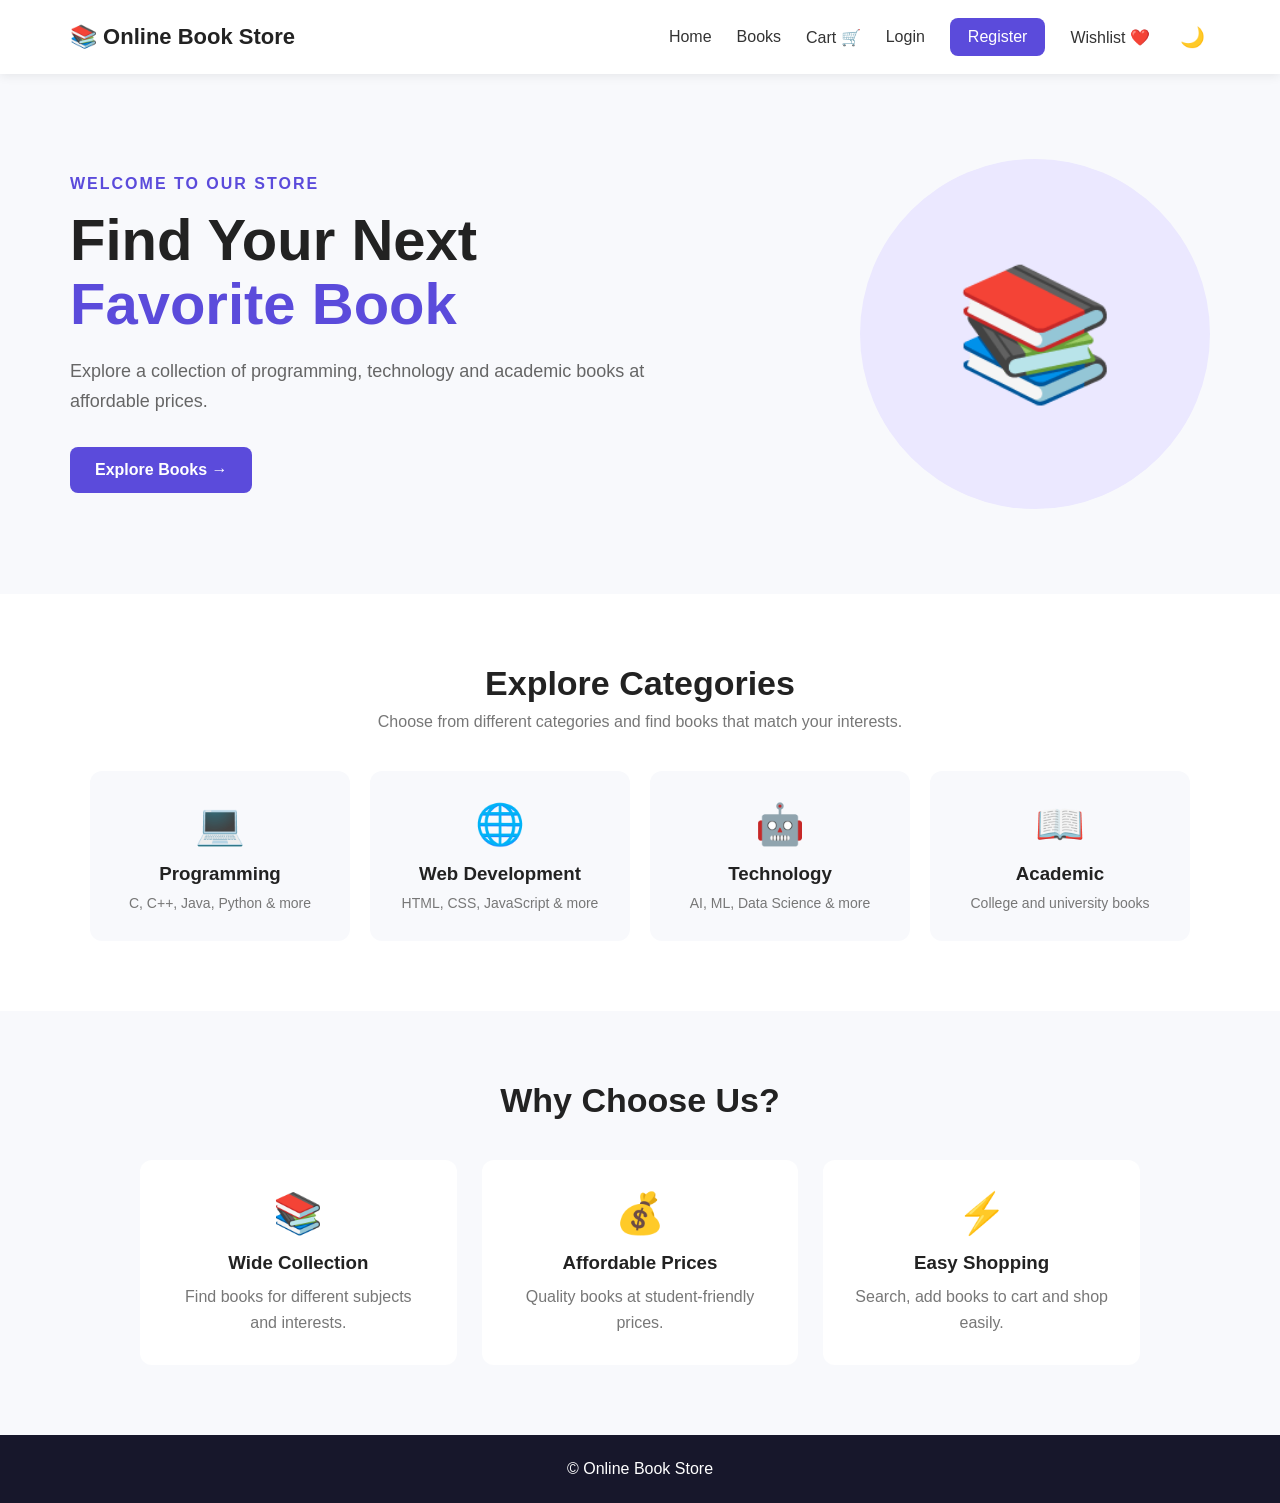
<file: index.html>
<!DOCTYPE html>
<html lang="en">
<head>
    <meta charset="UTF-8">
    <meta name="viewport" content="width=device-width, initial-scale=1.0">
    <title>Online Book Store</title>

    <link rel="stylesheet" href="css/style.css">
</head>

<body>

    <!-- Navigation Bar -->
    <header>
        <nav class="navbar">
            <div class="logo">📚 Online Book Store</div>

            <div class="nav-links">
                <a href="index.html">Home</a>
                <a href="catalogue.html">Books</a>
                <a href="cart.html">Cart 🛒</a>
                <a href="login.html">Login</a>
                <a href="register.html" class="register-btn">Register</a>
                <a href="wishlist.html">Wishlist ❤️</a> 
                <button class="theme-btn" onclick="toggleDarkMode()" title="Toggle dark mode">
    🌙
</button>           
            </div>
        </nav>
    </header>


    <!-- Hero Section -->
    <section class="hero">

        <div class="hero-content">
            <p class="small-title">WELCOME TO OUR STORE</p>

            <h1>
                Find Your Next<br>
                <span>Favorite Book</span>
            </h1>

            <p>
                Explore a collection of programming, technology
                and academic books at affordable prices.
            </p>

            <a href="catalogue.html" class="shop-btn">
                Explore Books →
            </a>
        </div>

        <div class="hero-image">
            <div class="book-icon">📚</div>
        </div>

    </section>


    <!-- Categories -->
    <section class="categories">

        <h2>Explore Categories</h2>

        <p class="section-text">
            Choose from different categories and find books
            that match your interests.
        </p>

        <div class="category-container">

            <div class="category-card">
                <div class="category-icon">💻</div>
                <h3>Programming</h3>
                <p>C, C++, Java, Python & more</p>
            </div>

            <div class="category-card">
                <div class="category-icon">🌐</div>
                <h3>Web Development</h3>
                <p>HTML, CSS, JavaScript & more</p>
            </div>

            <div class="category-card">
                <div class="category-icon">🤖</div>
                <h3>Technology</h3>
                <p>AI, ML, Data Science & more</p>
            </div>

            <div class="category-card">
                <div class="category-icon">📖</div>
                <h3>Academic</h3>
                <p>College and university books</p>
            </div>

        </div>

    </section>


    <!-- Why Choose Us -->
    <section class="features">

        <h2>Why Choose Us?</h2>

        <div class="feature-container">

            <div class="feature">
                <span>📚</span>
                <h3>Wide Collection</h3>
                <p>Find books for different subjects and interests.</p>
            </div>

            <div class="feature">
                <span>💰</span>
                <h3>Affordable Prices</h3>
                <p>Quality books at student-friendly prices.</p>
            </div>

            <div class="feature">
                <span>⚡</span>
                <h3>Easy Shopping</h3>
                <p>Search, add books to cart and shop easily.</p>
            </div>

        </div>

    </section>


    <!-- Footer -->
    <footer>
        <p>© Online Book Store</p>
    </footer>


    <script src="js/script.js"></script>

</body>
</html>
</file>
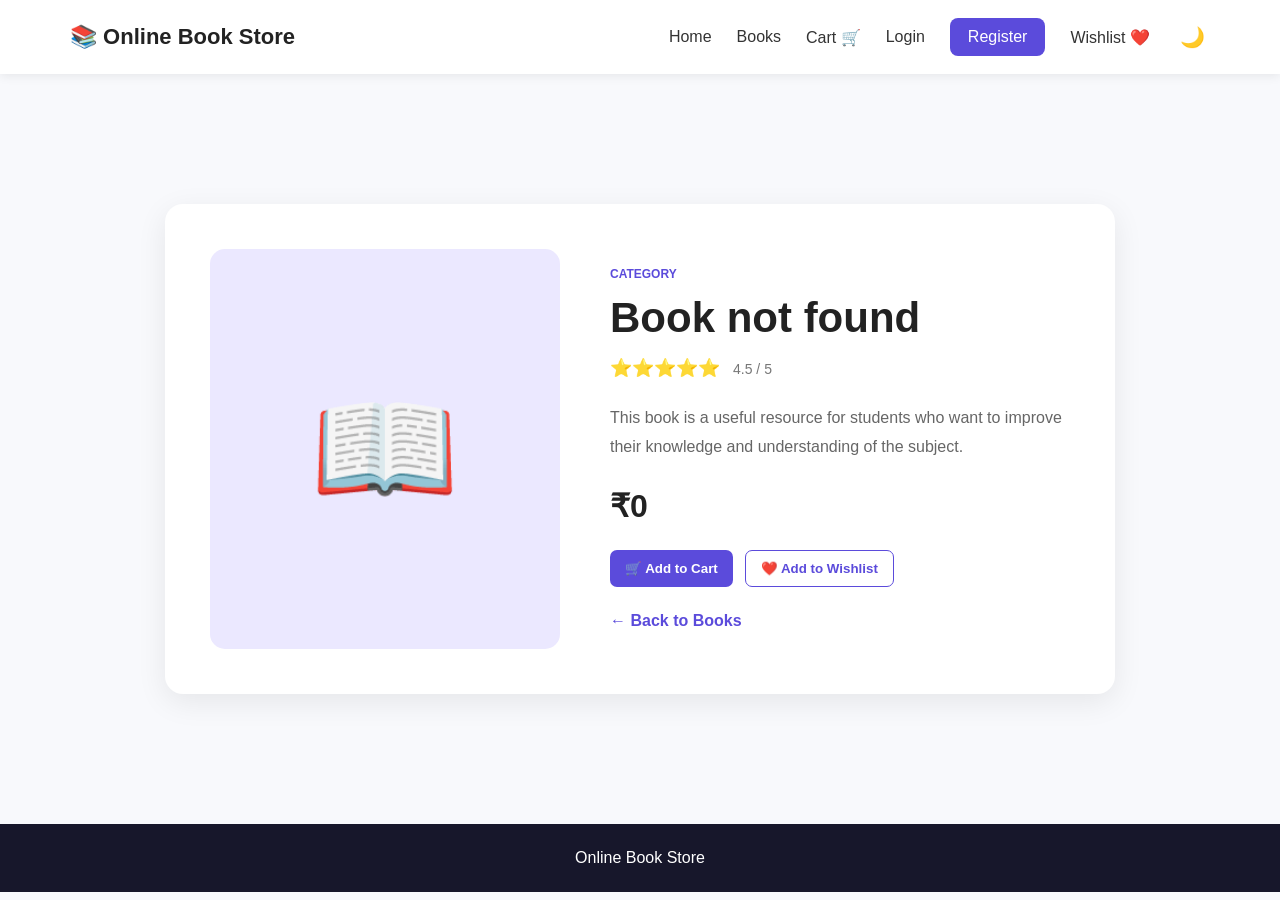
<file: book-details.html>
<!DOCTYPE html>
<html lang="en">

<head>
    <meta charset="UTF-8">
    <meta name="viewport" content="width=device-width, initial-scale=1.0">

    <title>Book Details - Online Book Store</title>

    <link rel="stylesheet" href="css/style.css">
</head>

<body>

    <!-- Navbar -->

    <header>

        <nav class="navbar">

            <div class="logo">
                📚 Online Book Store
            </div>

            <div class="nav-links">

                <a href="index.html">Home</a>

                <a href="catalogue.html">Books</a>

                <a href="cart.html">Cart 🛒</a>

                <a href="login.html">Login</a>

                <a href="register.html" class="register-btn">
                    Register
                </a>
                
                <a href="wishlist.html">Wishlist ❤️</a>
                <button class="theme-btn" onclick="toggleDarkMode()" title="Toggle dark mode">
    🌙
</button>
            </div>

        </nav>

    </header>


    <!-- Book Details -->

    <main class="details-page">

        <div class="details-card">

            <!-- Book Cover -->

            <div class="details-cover" id="detailsCover">
                📖
            </div>


            <!-- Information -->

            <div class="details-info">

                <span class="book-category" id="detailsCategory">
                    Category
                </span>

                <h1 id="detailsName">
                    Book Name
                </h1>

                <div class="details-rating">
                    ⭐⭐⭐⭐⭐
                    <span>4.5 / 5</span>
                </div>

                <p class="details-description">

                    This book is a useful resource for students
                    who want to improve their knowledge and
                    understanding of the subject.

                </p>


                <div class="details-price" id="detailsPrice">
                    ₹0
                </div>


                <div class="details-actions">

                    <button
                        class="cart-btn"
                        id="detailsCartButton"
                    >
                        🛒 Add to Cart
                    </button>

                    <button
                        class="wishlist-btn"
                        id="detailsWishlistButton"
                    >
                        ❤️ Add to Wishlist
                    </button>

                </div>


                <a
                    href="catalogue.html"
                    class="back-link"
                >
                    ← Back to Books
                </a>

            </div>

        </div>

    </main>


    <footer>
        <p>Online Book Store</p>
    </footer>


    <script src="js/script.js"></script>

</body>

</html>
</file>
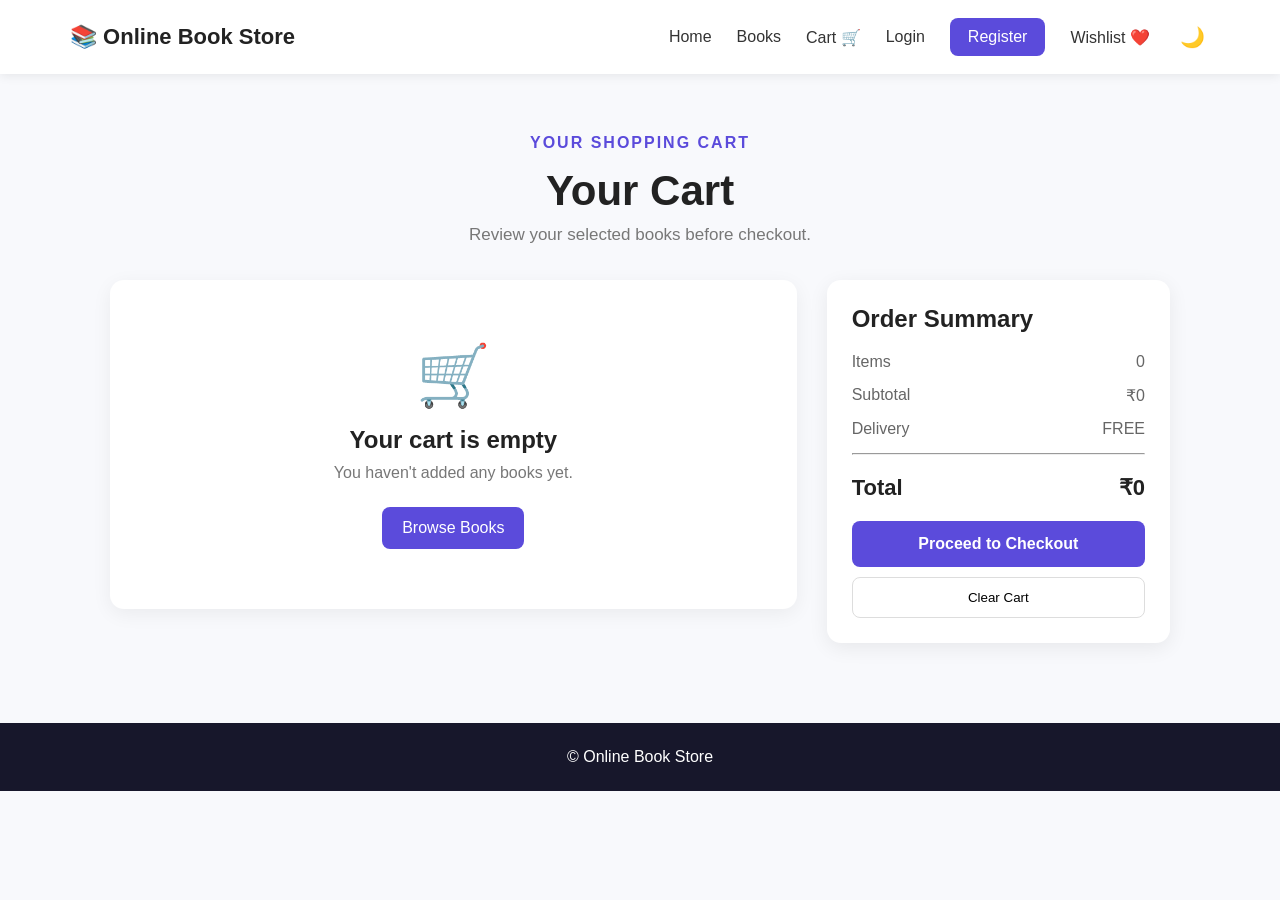
<file: cart.html>
<!DOCTYPE html>
<html lang="en">
<head>
    <meta charset="UTF-8">
    <meta name="viewport" content="width=device-width, initial-scale=1.0">
    <title>Cart - Online Book Store</title>

    <link rel="stylesheet" href="css/style.css">
</head>

<body>

    <!-- Navbar -->
    <header>
        <nav class="navbar">

            <div class="logo">
                📚 Online Book Store
            </div>

            <div class="nav-links">
                <a href="index.html">Home</a>
                <a href="catalogue.html">Books</a>
                <a href="cart.html">Cart 🛒</a>
                <a href="login.html">Login</a>
                <a href="register.html" class="register-btn">
                    Register
                </a>
                <a href="wishlist.html">Wishlist ❤️</a>
                <button class="theme-btn" onclick="toggleDarkMode()" title="Toggle dark mode">
    🌙
</button>
            </div>

        </nav>
    </header>


    <!-- Cart Header -->
    <section class="cart-header">

        <p class="small-title">YOUR SHOPPING CART</p>

        <h1>Your Cart</h1>

        <p>
            Review your selected books before checkout.
        </p>

    </section>


    <!-- Cart Content -->
    <section class="cart-section">

        <div class="cart-items" id="cartItems">
            <!-- JavaScript will add cart items here -->
        </div>


        <!-- Cart Summary -->
        <div class="cart-summary">

            <h2>Order Summary</h2>

            <div class="summary-row">
                <span>Items</span>
                <span id="itemCount">0</span>
            </div>

            <div class="summary-row">
                <span>Subtotal</span>
                <span id="cartTotal">₹0</span>
            </div>

            <div class="summary-row">
                <span>Delivery</span>
                <span>FREE</span>
            </div>

            <hr>

            <div class="summary-total">
                <span>Total</span>
                <span id="finalTotal">₹0</span>
            </div>

            <button
                class="checkout-btn"
                onclick="checkout()"
            >
                Proceed to Checkout
            </button>

            <button
                class="clear-cart-btn"
                onclick="clearCart()"
            >
                Clear Cart
            </button>

        </div>

    </section>


    <footer>
        <p>© Online Book Store</p>
    </footer>


    <script src="js/script.js"></script>

</body>
</html>
</file>
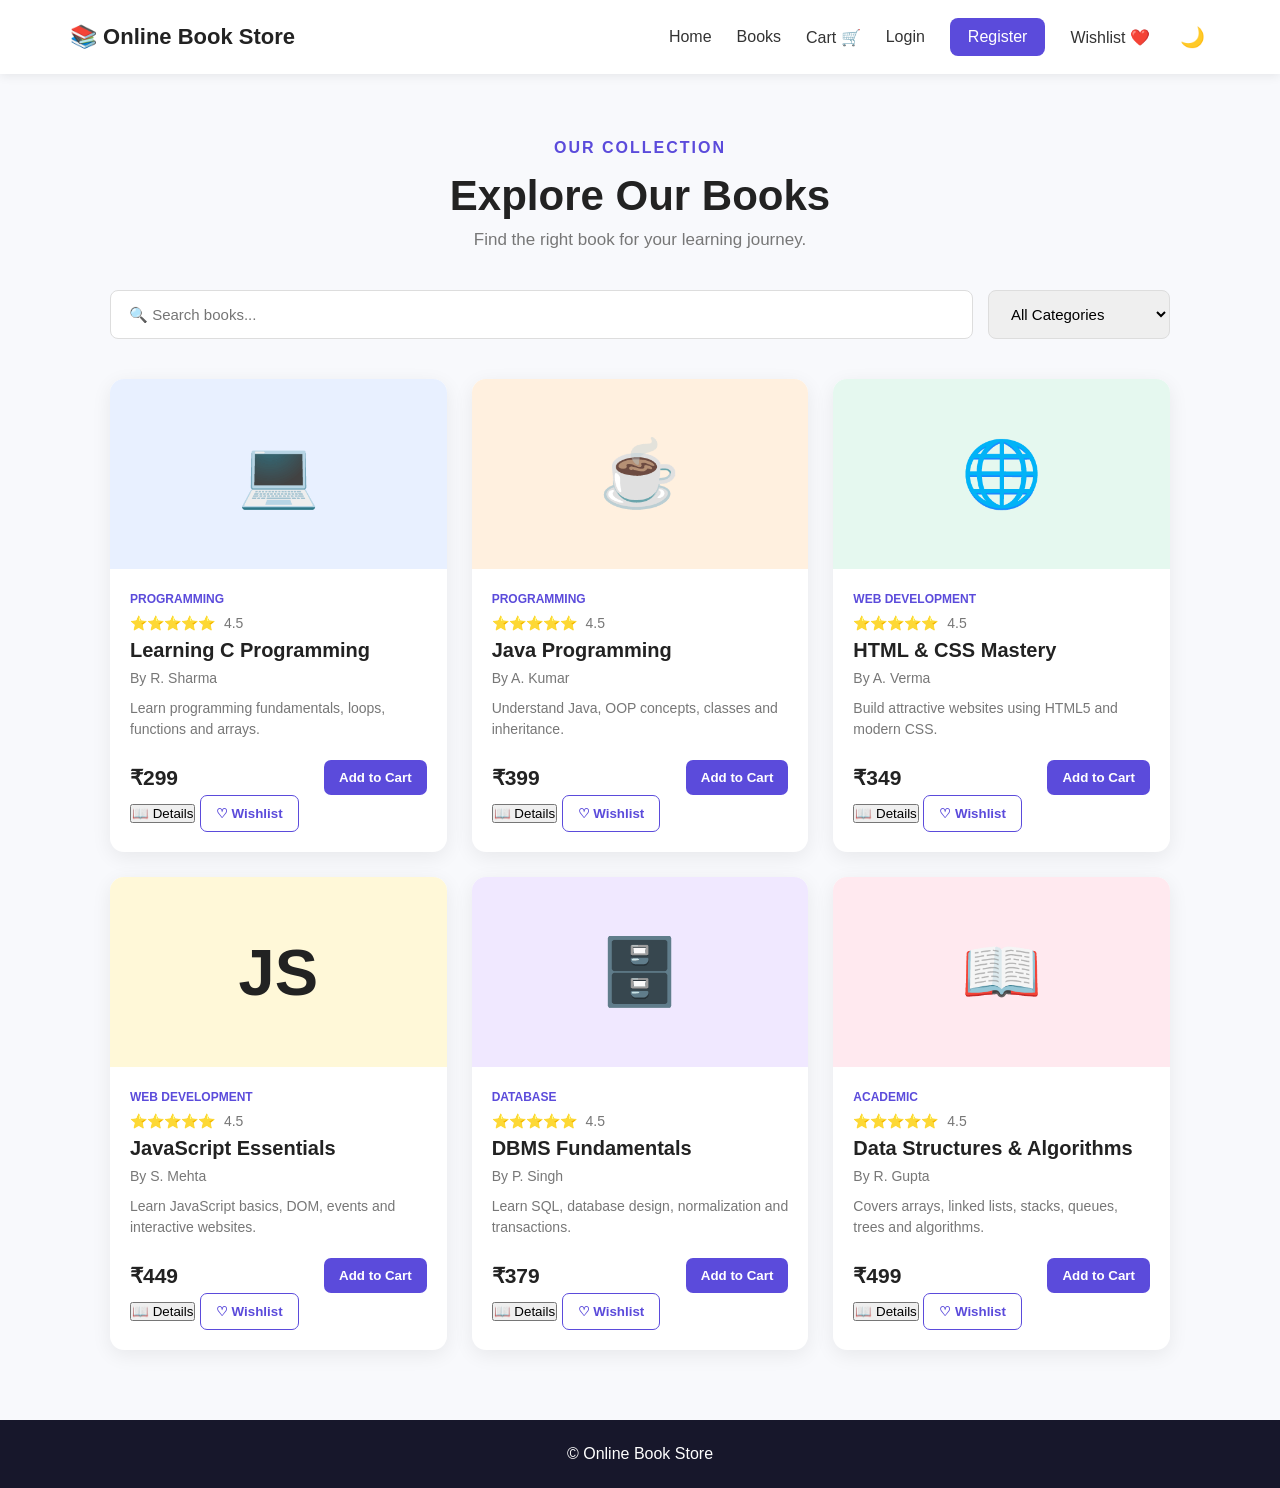
<file: catalogue.html>
<!DOCTYPE html>
<html lang="en">
<head>
    <meta charset="UTF-8">
    <meta name="viewport" content="width=device-width, initial-scale=1.0">
    <title>Books - Online Book Store</title>

    <link rel="stylesheet" href="css/style.css">
</head>

<body>

    <!-- Navbar -->
    <header>
        <nav class="navbar">
            <div class="logo">📚 Online Book Store</div>

            <div class="nav-links">
                <a href="index.html">Home</a>
                <a href="catalogue.html">Books</a>
                <a href="cart.html">Cart 🛒</a>
                <a href="login.html">Login</a>
                <a href="register.html" class="register-btn">Register</a>
                <a href="wishlist.html">Wishlist ❤️</a>
                <button class="theme-btn" onclick="toggleDarkMode()" title="Toggle dark mode">
    🌙
</button>
            </div>
        </nav>
    </header>


    <!-- Catalogue Header -->
    <section class="catalogue-header">
        <p class="small-title">OUR COLLECTION</p>
        <h1>Explore Our Books</h1>
        <p>Find the right book for your learning journey.</p>
    </section>


    <!-- Search and Filter -->
    <section class="book-controls">

        <input
            type="text"
            id="searchInput"
            placeholder="🔍 Search books..."
            onkeyup="searchBooks()"
        >

        <select id="categoryFilter" onchange="filterBooks()">
            <option value="all">All Categories</option>
            <option value="programming">Programming</option>
            <option value="web">Web Development</option>
            <option value="database">Database</option>
            <option value="academic">Academic</option>
        </select>

    </section>


    <!-- Books -->
    <section class="books-container">

        <!-- Book 1 -->
        <div class="book-card" data-category="programming">

            <div class="book-cover programming-cover">
                💻
            </div>

            <div class="book-info">
                <span class="book-category">Programming</span>

                <div class="book-rating">
    ⭐⭐⭐⭐⭐ <span>4.5</span>
</div>

                <h3>Learning C Programming</h3>

                <p class="author">By R. Sharma</p>

                <p class="description">
                    Learn programming fundamentals, loops,
                    functions and arrays.
                </p>

                <div class="book-bottom">
                    <span class="price">₹299</span>

                    <button
                        class="cart-btn"
                        onclick="addToCart('Learning C Programming', 299)"
                    >
                        Add to Cart
                    </button>
                </div>
            </div>

        </div>


        <!-- Book 2 -->
        <div class="book-card" data-category="programming">

            <div class="book-cover java-cover">
                ☕
            </div>

            <div class="book-info">
                <span class="book-category">Programming</span>

                <div class="book-rating">
    ⭐⭐⭐⭐⭐ <span>4.5</span>
</div>

                <h3>Java Programming</h3>

                <p class="author">By A. Kumar</p>

                <p class="description">
                    Understand Java, OOP concepts,
                    classes and inheritance.
                </p>

                <div class="book-bottom">
                    <span class="price">₹399</span>

                    <button
                        class="cart-btn"
                        onclick="addToCart('Java Programming', 399)"
                    >
                        Add to Cart
                    </button>
                </div>
            </div>

        </div>


        <!-- Book 3 -->
        <div class="book-card" data-category="web">

            <div class="book-cover web-cover">
                🌐
            </div>

            <div class="book-info">
                <span class="book-category">Web Development</span>

                <div class="book-rating">
    ⭐⭐⭐⭐⭐ <span>4.5</span>
</div>

                <h3>HTML & CSS Mastery</h3>

                <p class="author">By A. Verma</p>

                <p class="description">
                    Build attractive websites using
                    HTML5 and modern CSS.
                </p>

                <div class="book-bottom">
                    <span class="price">₹349</span>

                    <button
                        class="cart-btn"
                        onclick="addToCart('HTML & CSS Mastery', 349)"
                    >
                        Add to Cart
                    </button>
                </div>
            </div>

        </div>


        <!-- Book 4 -->
        <div class="book-card" data-category="web">

            <div class="book-cover javascript-cover">
                JS
            </div>

            <div class="book-info">
                <span class="book-category">Web Development</span>

                <div class="book-rating">
    ⭐⭐⭐⭐⭐ <span>4.5</span>
</div>

                <h3>JavaScript Essentials</h3>

                <p class="author">By S. Mehta</p>

                <p class="description">
                    Learn JavaScript basics, DOM,
                    events and interactive websites.
                </p>

                <div class="book-bottom">
                    <span class="price">₹449</span>

                    <button
                        class="cart-btn"
                        onclick="addToCart('JavaScript Essentials', 449)"
                    >
                        Add to Cart
                    </button>
                </div>
            </div>

        </div>


        <!-- Book 5 -->
        <div class="book-card" data-category="database">

            <div class="book-cover database-cover">
                🗄️
            </div>

            <div class="book-info">
                <span class="book-category">Database</span>

                <div class="book-rating">
    ⭐⭐⭐⭐⭐ <span>4.5</span>
</div>

                <h3>DBMS Fundamentals</h3>

                <p class="author">By P. Singh</p>

                <p class="description">
                    Learn SQL, database design,
                    normalization and transactions.
                </p>

                <div class="book-bottom">
                    <span class="price">₹379</span>

                    <button
                        class="cart-btn"
                        onclick="addToCart('DBMS Fundamentals', 379)"
                    >
                        Add to Cart
                    </button>
                </div>
            </div>

        </div>


        <!-- Book 6 -->
        <div class="book-card" data-category="academic">

            <div class="book-cover academic-cover">
                📖
            </div>

            <div class="book-info">
                <span class="book-category">Academic</span>

                <div class="book-rating">
    ⭐⭐⭐⭐⭐ <span>4.5</span>
</div>

                <h3>Data Structures & Algorithms</h3>

                <p class="author">By R. Gupta</p>

                <p class="description">
                    Covers arrays, linked lists, stacks,
                    queues, trees and algorithms.
                </p>

                <div class="book-bottom">
                    <span class="price">₹499</span>

                    <button
                        class="cart-btn"
                        onclick="addToCart('Data Structures & Algorithms', 499)"
                    >
                        Add to Cart
                    </button>
                </div>
            </div>

        </div>

    </section>


    <!-- No Results -->
    <p id="noResults" class="no-results">
        No books found.
    </p>


    <footer>
        <p>© Online Book Store</p>
    </footer>


    <script src="js/script.js"></script>

</body>
</html>
</file>
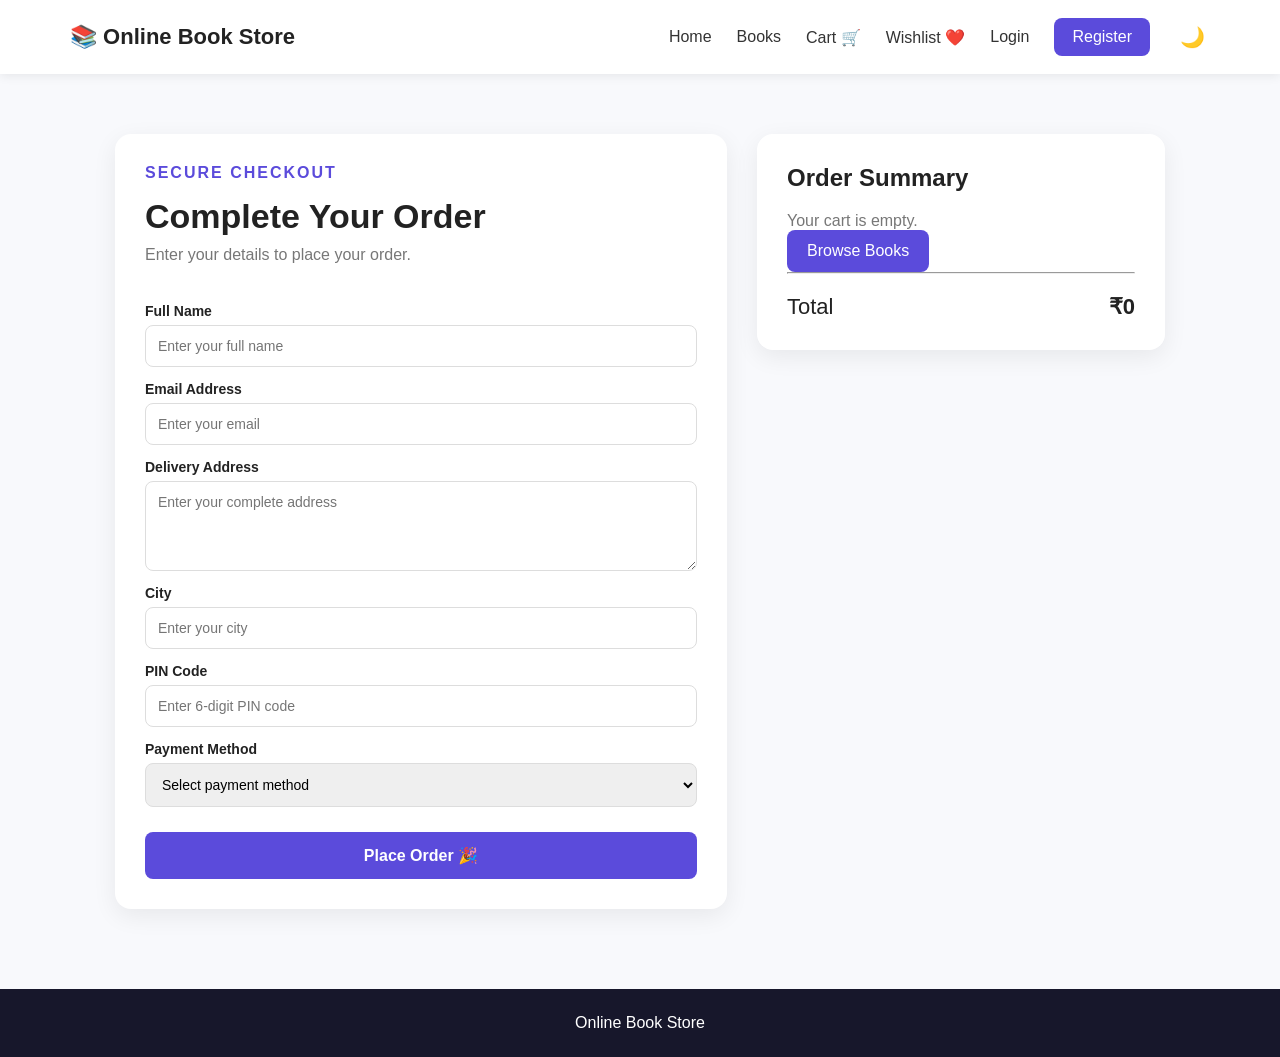
<file: checkout.html>
<!DOCTYPE html>
<html lang="en">

<head>
    <meta charset="UTF-8">
    <meta name="viewport" content="width=device-width, initial-scale=1.0">

    <title>Checkout - Online Book Store</title>

    <link rel="stylesheet" href="css/style.css">
</head>

<body>

    <!-- Navbar -->
    <header>

        <nav class="navbar">

            <div class="logo">
                📚 Online Book Store
            </div>

            <div class="nav-links">

                <a href="index.html">Home</a>

                <a href="catalogue.html">Books</a>

                <a href="cart.html">Cart 🛒</a>

                <a href="wishlist.html">Wishlist ❤️</a>

                <a href="login.html">Login</a>

                <a href="register.html" class="register-btn">
                    Register
                </a>

                <button
                    class="theme-btn"
                    onclick="toggleDarkMode()"
                    title="Toggle dark mode"
                >
                    🌙
                </button>

            </div>

        </nav>

    </header>


    <!-- Checkout -->

    <main class="checkout-page">

        <div class="checkout-container">

            <!-- Form -->

            <div class="checkout-form">

                <p class="small-title">
                    SECURE CHECKOUT
                </p>

                <h1>Complete Your Order</h1>

                <p class="checkout-subtitle">
                    Enter your details to place your order.
                </p>


                <form
                    id="checkoutForm"
                    onsubmit="placeOrder(event)"
                >

                    <label for="checkoutName">
                        Full Name
                    </label>

                    <input
                        type="text"
                        id="checkoutName"
                        placeholder="Enter your full name"
                        required
                    >


                    <label for="checkoutEmail">
                        Email Address
                    </label>

                    <input
                        type="email"
                        id="checkoutEmail"
                        placeholder="Enter your email"
                        required
                    >


                    <label for="address">
                        Delivery Address
                    </label>

                    <textarea
                        id="address"
                        placeholder="Enter your complete address"
                        rows="4"
                        required
                    ></textarea>


                    <label for="city">
                        City
                    </label>

                    <input
                        type="text"
                        id="city"
                        placeholder="Enter your city"
                        required
                    >


                    <label for="pincode">
                        PIN Code
                    </label>

                    <input
                        type="text"
                        id="pincode"
                        placeholder="Enter 6-digit PIN code"
                        maxlength="6"
                        required
                    >


                    <label for="payment">
                        Payment Method
                    </label>

                    <select id="payment" required>

                        <option value="">
                            Select payment method
                        </option>

                        <option value="cod">
                            Cash on Delivery
                        </option>

                        <option value="upi">
                            UPI
                        </option>

                        <option value="card">
                            Credit / Debit Card
                        </option>

                    </select>


                    <button
                        type="submit"
                        class="place-order-btn"
                    >
                        Place Order 🎉
                    </button>

                </form>

            </div>


            <!-- Order Summary -->

            <div class="checkout-summary">

                <h2>Order Summary</h2>

                <div
                    id="checkoutItems"
                    class="checkout-items"
                >
                    <!-- JavaScript -->
                </div>

                <hr>

                <div class="checkout-total">

                    <span>Total</span>

                    <strong id="checkoutTotal">
                        ₹0
                    </strong>

                </div>

            </div>

        </div>

    </main>


    <footer>
        <p>Online Book Store</p>
    </footer>


    <script src="js/script.js"></script>

</body>

</html>
</file>
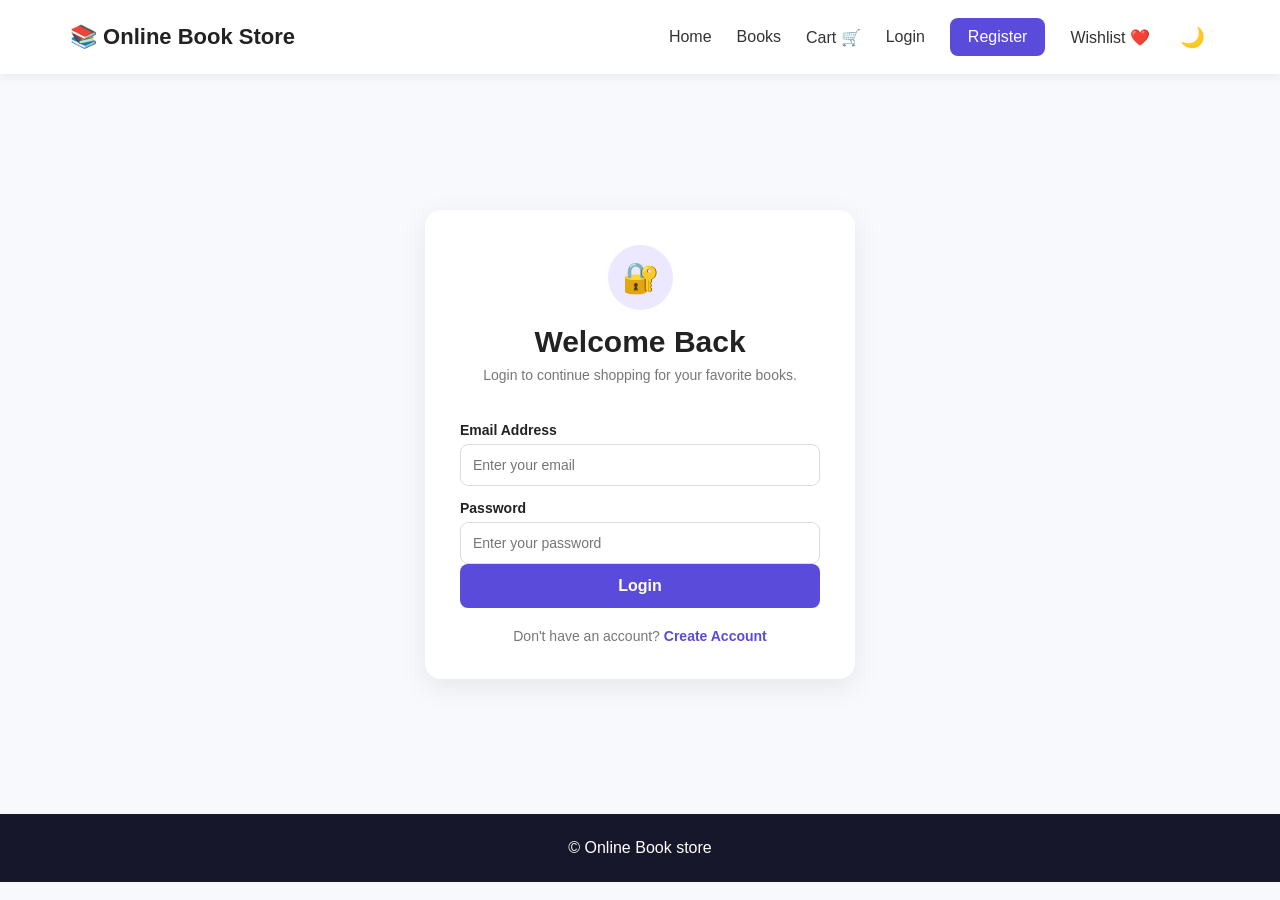
<file: login.html>
<!DOCTYPE html>
<html lang="en">
<head>
    <meta charset="UTF-8">
    <meta name="viewport" content="width=device-width, initial-scale=1.0">

    <title>Login - Online Book Store</title>

    <link rel="stylesheet" href="css/style.css">
</head>

<body>

    <!-- Navbar -->
    <header>
        <nav class="navbar">

            <div class="logo">
                📚 Online Book Store
            </div>

            <div class="nav-links">
                <a href="index.html">Home</a>
                <a href="catalogue.html">Books</a>
                <a href="cart.html">Cart 🛒</a>
                <a href="login.html">Login</a>
                <a href="register.html" class="register-btn">
                    Register
                </a>
                <a href="wishlist.html">Wishlist ❤️</a>
                <button class="theme-btn" onclick="toggleDarkMode()" title="Toggle dark mode">
    🌙
</button>
            </div>

        </nav>
    </header>


    <!-- Login Section -->
    <section class="auth-section">

        <div class="auth-container">

            <div class="auth-icon">
                🔐
            </div>

            <h1>Welcome Back</h1>

            <p class="auth-subtitle">
                Login to continue shopping for your favorite books.
            </p>


            <form id="loginForm" onsubmit="loginUser(event)">

                <label for="loginEmail">
                    Email Address
                </label>

                <input
                    type="email"
                    id="loginEmail"
                    placeholder="Enter your email"
                    required
                >


                <label for="loginPassword">
                    Password
                </label>

                <input
                    type="password"
                    id="loginPassword"
                    placeholder="Enter your password"
                    required
                >


                <button
                    type="submit"
                    class="auth-btn"
                >
                    Login
                </button>

            </form>


            <p class="auth-switch">
                Don't have an account?
                <a href="register.html">Create Account</a>
            </p>

        </div>

    </section>


    <footer>
        <p>© Online Book store</p>
    </footer>


    <script src="js/script.js"></script>

</body>
</html>
</file>
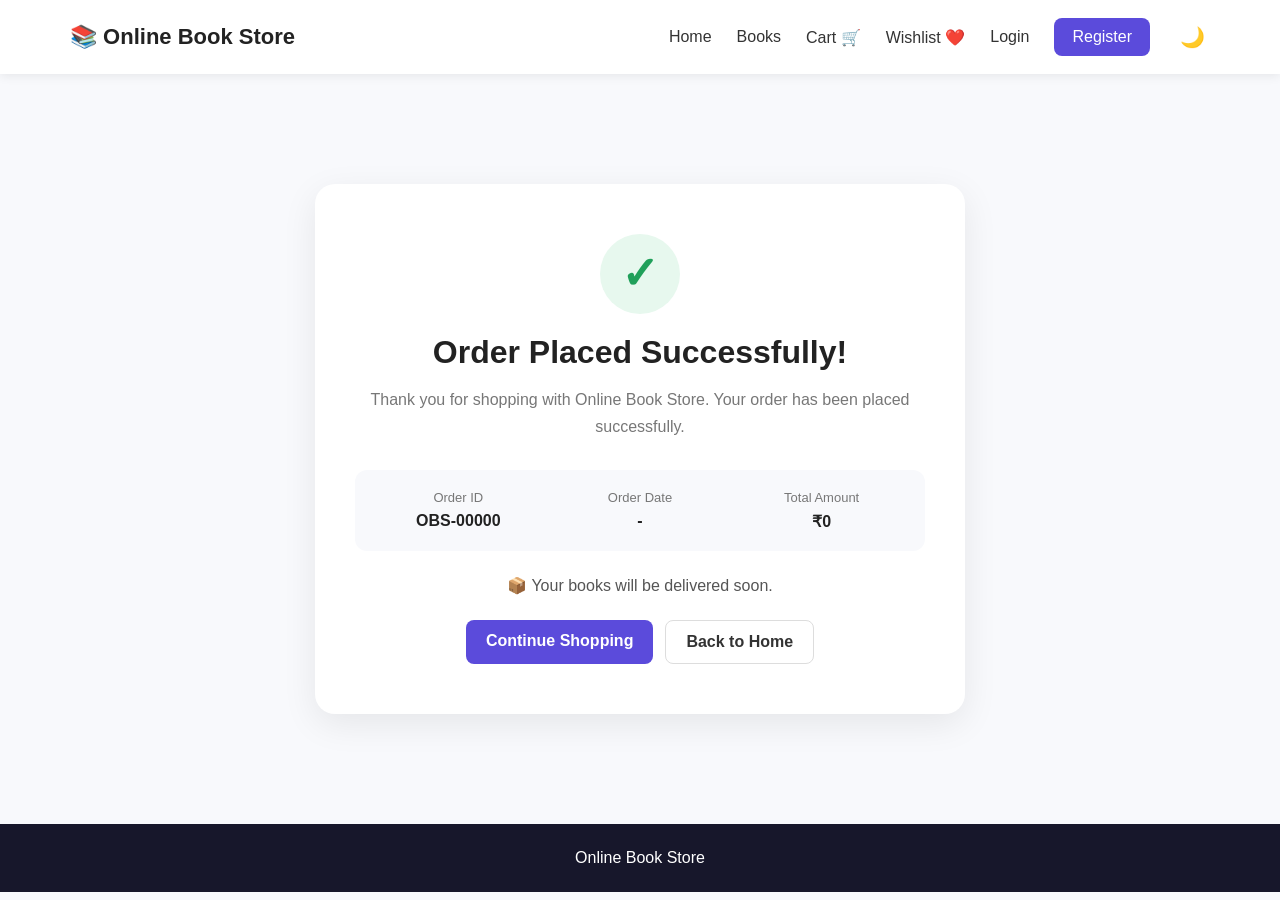
<file: order-success.html>
<!DOCTYPE html>
<html lang="en">

<head>
    <meta charset="UTF-8">
    <meta name="viewport" content="width=device-width, initial-scale=1.0">

    <title>Order Confirmed - Online Book Store</title>

    <link rel="stylesheet" href="css/style.css">
</head>

<body>

    <header>

        <nav class="navbar">

            <div class="logo">
                📚 Online Book Store
            </div>

            <div class="nav-links">

                <a href="index.html">Home</a>

                <a href="catalogue.html">Books</a>

                <a href="cart.html">Cart 🛒</a>

                <a href="wishlist.html">Wishlist ❤️</a>

                <a href="login.html">Login</a>

                <a href="register.html" class="register-btn">
                    Register
                </a>

                <button
                    class="theme-btn"
                    onclick="toggleDarkMode()"
                    title="Toggle dark mode"
                >
                    🌙
                </button>

            </div>

        </nav>

    </header>


    <main class="success-page">

        <div class="success-card">

            <div class="success-icon">
                ✓
            </div>

            <h1>
                Order Placed Successfully!
            </h1>

            <p class="success-message">
                Thank you for shopping with Online Book Store.
                Your order has been placed successfully.
            </p>


            <div class="order-info">

                <div>
                    <span>Order ID</span>
                    <strong id="orderId">
                        OBS-00000
                    </strong>
                </div>

                <div>
                    <span>Order Date</span>
                    <strong id="orderDate">
                        -
                    </strong>
                </div>

                <div>
                    <span>Total Amount</span>
                    <strong id="orderTotal">
                        ₹0
                    </strong>
                </div>

            </div>


            <p class="delivery-message">
                📦 Your books will be delivered soon.
            </p>


            <div class="success-buttons">

                <a
                    href="catalogue.html"
                    class="success-btn"
                >
                    Continue Shopping
                </a>

                <a
                    href="index.html"
                    class="back-home-btn"
                >
                    Back to Home
                </a>

            </div>

        </div>

    </main>


    <footer>
        <p>Online Book Store</p>
    </footer>


    <script src="js/script.js"></script>

</body>

</html>
</file>
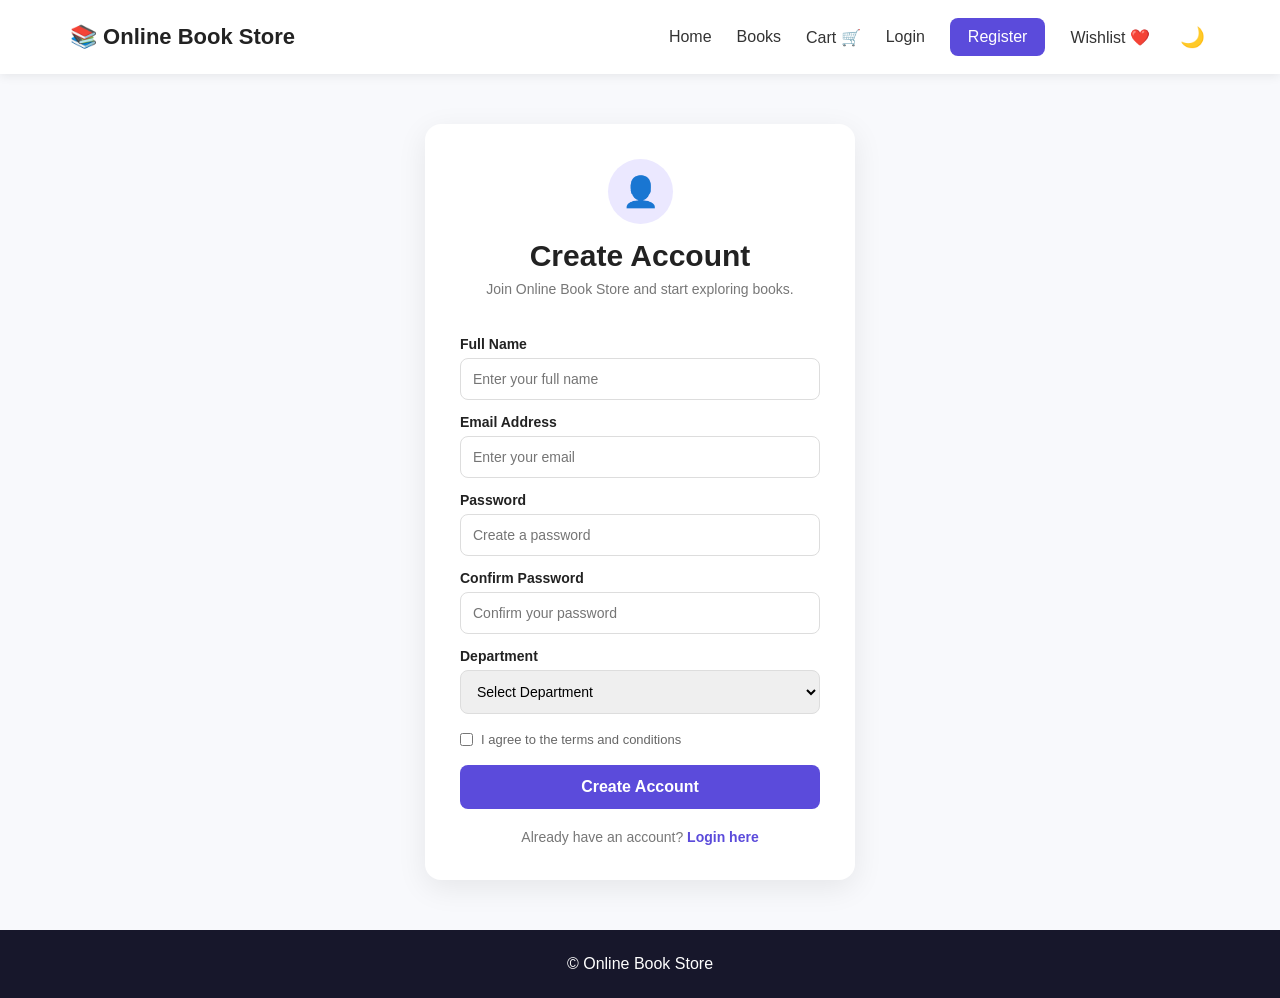
<file: register.html>
<!DOCTYPE html>
<html lang="en">
<head>
    <meta charset="UTF-8">
    <meta name="viewport" content="width=device-width, initial-scale=1.0">

    <title>Register - Online Book Store</title>

    <link rel="stylesheet" href="css/style.css">
</head>

<body>

    <!-- Navbar -->
    <header>
        <nav class="navbar">

            <div class="logo">
                📚 Online Book Store
            </div>

            <div class="nav-links">
                <a href="index.html">Home</a>
                <a href="catalogue.html">Books</a>
                <a href="cart.html">Cart 🛒</a>
                <a href="login.html">Login</a>
                <a href="register.html" class="register-btn">
                    Register
                </a>
                <a href="wishlist.html">Wishlist ❤️</a>
                <button class="theme-btn" onclick="toggleDarkMode()" title="Toggle dark mode">
    🌙
</button>
            </div>

        </nav>
    </header>


    <!-- Register Section -->
    <section class="auth-section">

        <div class="auth-container">

            <div class="auth-icon">
                👤
            </div>

            <h1>Create Account</h1>

            <p class="auth-subtitle">
                Join Online Book Store and start exploring books.
            </p>


            <form id="registerForm" onsubmit="registerUser(event)">

                <!-- Full Name -->
                <label for="name">
                    Full Name
                </label>

                <input
                    type="text"
                    id="name"
                    placeholder="Enter your full name"
                    required
                >


                <!-- Email -->
                <label for="email">
                    Email Address
                </label>

                <input
                    type="email"
                    id="email"
                    placeholder="Enter your email"
                    required
                >


                <!-- Password -->
                <label for="password">
                    Password
                </label>

                <input
                    type="password"
                    id="password"
                    placeholder="Create a password"
                    required
                >


                <!-- Confirm Password -->
                <label for="confirmPassword">
                    Confirm Password
                </label>

                <input
                    type="password"
                    id="confirmPassword"
                    placeholder="Confirm your password"
                    required
                >


                <!-- Department -->
                <label for="department">
                    Department
                </label>

                <select id="department" required>

                    <option value="">
                        Select Department
                    </option>

                    <option value="IT">
                        Information Technology
                    </option>

                    <option value="CSE">
                        Computer Science
                    </option>

                    <option value="ECE">
                        Electronics & Communication
                    </option>

                    <option value="ME">
                        Mechanical Engineering
                    </option>

                    <option value="CE">
                        Civil Engineering
                    </option>

                </select>


                <!-- Terms -->
                <div class="terms">

                    <input
                        type="checkbox"
                        id="terms"
                        required
                    >

                    <label for="terms">
                        I agree to the terms and conditions
                    </label>

                </div>


                <!-- Register Button -->
                <button
                    type="submit"
                    class="auth-btn"
                >
                    Create Account
                </button>

            </form>


            <p class="auth-switch">
                Already have an account?
                <a href="login.html">Login here</a>
            </p>

        </div>

    </section>


    <footer>
        <p>© Online Book Store</p>
    </footer>


    <script src="js/script.js"></script>

</body>
</html>
</file>
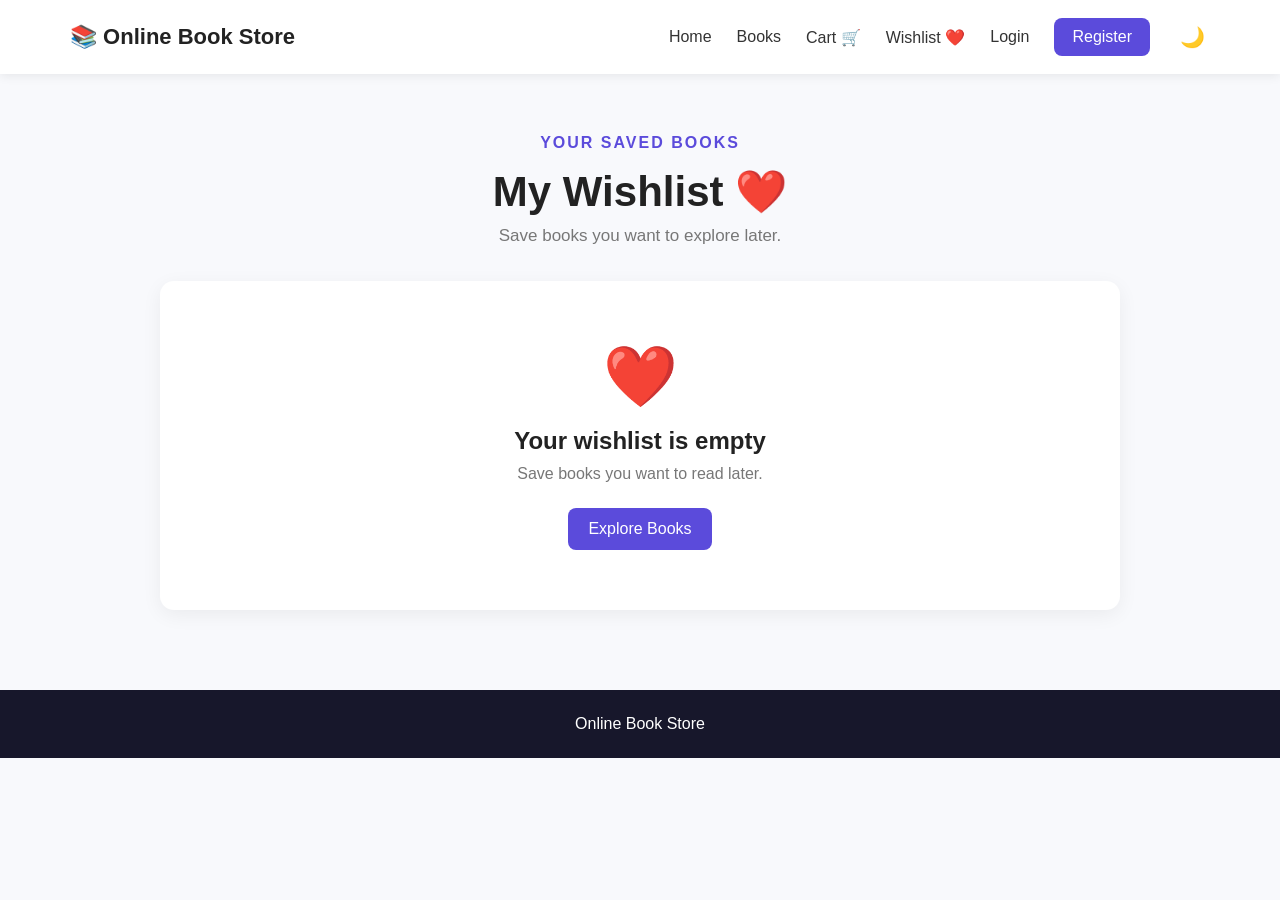
<file: wishlist.html>
<!DOCTYPE html>
<html lang="en">

<head>
    <meta charset="UTF-8">
    <meta name="viewport" content="width=device-width, initial-scale=1.0">

    <title>Wishlist - Online Book Store</title>

    <link rel="stylesheet" href="css/style.css">
</head>

<body>

    <!-- Navbar -->
    <header>

        <nav class="navbar">

            <div class="logo">
                📚 Online Book Store
            </div>

            <div class="nav-links">

                <a href="index.html">Home</a>

                <a href="catalogue.html">Books</a>

                <a href="cart.html">Cart 🛒</a>

                <a href="wishlist.html">
                    Wishlist ❤️
                </a>

                <a href="login.html">Login</a>

                <a href="register.html" class="register-btn">
                    Register
                </a>
                <button class="theme-btn" onclick="toggleDarkMode()" title="Toggle dark mode">
    🌙
</button>

            </div>

        </nav>

    </header>


    <!-- Wishlist Header -->

    <section class="wishlist-header">

        <p class="small-title">
            YOUR SAVED BOOKS
        </p>

        <h1>
            My Wishlist ❤️
        </h1>

        <p>
            Save books you want to explore later.
        </p>

    </section>


    <!-- Wishlist Items -->

    <section
        class="wishlist-container"
        id="wishlistItems"
    >

        <!-- JavaScript will display wishlist here -->

    </section>


    <footer>
        <p>Online Book Store</p>
    </footer>


    <script src="js/script.js"></script>

</body>

</html>
</file>
<file: css/style.css>
* {
    margin: 0;
    padding: 0;
    box-sizing: border-box;
}

body {
    font-family: Arial, sans-serif;
    background: #f8f9fc;
    color: #222;
}

/* Navbar */

header {
    background: white;
    box-shadow: 0 2px 10px rgba(0, 0, 0, 0.08);
    position: sticky;
    top: 0;
    z-index: 100;
}

.navbar {
    max-width: 1200px;
    margin: auto;
    padding: 18px 30px;
    display: flex;
    justify-content: space-between;
    align-items: center;
}

.logo {
    font-size: 22px;
    font-weight: bold;
}

.nav-links {
    display: flex;
    align-items: center;
    gap: 25px;
}

.nav-links a {
    text-decoration: none;
    color: #333;
    font-weight: 500;
    transition: 0.3s;
}

.nav-links a:hover {
    color: #5b4bdb;
}

.register-btn {
    background: #5b4bdb;
    color: white !important;
    padding: 10px 18px;
    border-radius: 8px;
}


/* Hero Section */

.hero {
    max-width: 1200px;
    min-height: 520px;
    margin: auto;
    padding: 70px 30px;

    display: flex;
    align-items: center;
    justify-content: space-between;
    gap: 50px;
}

.hero-content {
    max-width: 600px;
}

.small-title {
    color: #5b4bdb;
    font-weight: bold;
    letter-spacing: 2px;
    margin-bottom: 15px;
}

.hero h1 {
    font-size: 58px;
    line-height: 1.1;
    margin-bottom: 20px;
}

.hero h1 span {
    color: #5b4bdb;
}

.hero-content > p:not(.small-title) {
    font-size: 18px;
    line-height: 1.7;
    color: #666;
    margin-bottom: 30px;
}

.shop-btn {
    display: inline-block;
    background: #5b4bdb;
    color: white;
    text-decoration: none;
    padding: 14px 25px;
    border-radius: 8px;
    font-weight: bold;
    transition: 0.3s;
}

.shop-btn:hover {
    background: #4637bd;
    transform: translateY(-2px);
}


/* Hero Book */

.hero-image {
    width: 350px;
    height: 350px;
    background: #ebe8ff;
    border-radius: 50%;

    display: flex;
    justify-content: center;
    align-items: center;
}

.book-icon {
    font-size: 130px;
}


/* Categories */

.categories {
    background: white;
    padding: 70px 30px;
    text-align: center;
}

.categories h2,
.features h2 {
    font-size: 34px;
    margin-bottom: 10px;
}

.section-text {
    color: #777;
    margin-bottom: 40px;
}

.category-container {
    max-width: 1100px;
    margin: auto;

    display: grid;
    grid-template-columns: repeat(4, 1fr);
    gap: 20px;
}

.category-card {
    padding: 30px 20px;
    background: #f8f9fc;
    border-radius: 12px;
    transition: 0.3s;
}

.category-card:hover {
    transform: translateY(-8px);
    box-shadow: 0 10px 25px rgba(0, 0, 0, 0.08);
}

.category-icon {
    font-size: 40px;
    margin-bottom: 15px;
}

.category-card h3 {
    margin-bottom: 10px;
}

.category-card p {
    color: #777;
    font-size: 14px;
}


/* Features */

.features {
    padding: 70px 30px;
    text-align: center;
}

.feature-container {
    max-width: 1000px;
    margin: 40px auto 0;

    display: grid;
    grid-template-columns: repeat(3, 1fr);
    gap: 25px;
}

.feature {
    background: white;
    padding: 30px;
    border-radius: 12px;
}

.feature span {
    font-size: 40px;
}

.feature h3 {
    margin: 15px 0 10px;
}

.feature p {
    color: #777;
    line-height: 1.6;
}


/* Footer */

footer {
    background: #17172b;
    color: white;
    text-align: center;
    padding: 25px;
}


/* Responsive Design */

@media (max-width: 800px) {

    .navbar {
        flex-direction: column;
        gap: 15px;
    }

    .nav-links {
        gap: 12px;
        flex-wrap: wrap;
        justify-content: center;
    }

    .hero {
        flex-direction: column;
        text-align: center;
    }

    .hero h1 {
        font-size: 42px;
    }

    .hero-image {
        width: 250px;
        height: 250px;
    }

    .category-container {
        grid-template-columns: repeat(2, 1fr);
    }

    .feature-container {
        grid-template-columns: 1fr;
    }
}

@media (max-width: 500px) {

    .category-container {
        grid-template-columns: 1fr;
    }

    .hero h1 {
        font-size: 36px;
    }
}
/* =========================
   CATALOGUE PAGE
========================= */

.catalogue-header {
    text-align: center;
    padding: 65px 20px 30px;
}

.catalogue-header h1 {
    font-size: 42px;
    margin: 10px 0;
}

.catalogue-header > p:last-child {
    color: #777;
    font-size: 17px;
}


/* Search & Filter */

.book-controls {
    max-width: 1100px;
    margin: 10px auto 40px;
    padding: 0 20px;

    display: flex;
    gap: 15px;
}

.book-controls input,
.book-controls select {
    padding: 14px 18px;
    border: 1px solid #ddd;
    border-radius: 8px;
    font-size: 15px;
    outline: none;
}

.book-controls input {
    flex: 1;
}

.book-controls input:focus,
.book-controls select:focus {
    border-color: #5b4bdb;
}


/* Books Grid */

.books-container {
    max-width: 1100px;
    margin: auto;
    padding: 0 20px 70px;

    display: grid;
    grid-template-columns: repeat(3, 1fr);
    gap: 25px;
}


/* Book Card */

.book-card {
    background: white;
    border-radius: 14px;
    overflow: hidden;
    box-shadow: 0 5px 20px rgba(0, 0, 0, 0.07);
    transition: 0.3s;
}

.book-card:hover {
    transform: translateY(-7px);
    box-shadow: 0 12px 30px rgba(0, 0, 0, 0.12);
}


/* Book Cover */

.book-cover {
    height: 190px;

    display: flex;
    justify-content: center;
    align-items: center;

    font-size: 65px;
    font-weight: bold;
}

.programming-cover {
    background: #e8f0ff;
}

.java-cover {
    background: #fff0df;
}

.web-cover {
    background: #e5f8ef;
}

.javascript-cover {
    background: #fff8d8;
    color: #222;
}

.database-cover {
    background: #f0e8ff;
}

.academic-cover {
    background: #ffe9ef;
}


/* Book Information */

.book-info {
    padding: 20px;
}

.book-category {
    color: #5b4bdb;
    font-size: 12px;
    font-weight: bold;
    text-transform: uppercase;
}

.book-info h3 {
    margin: 8px 0;
    font-size: 20px;
}

.author {
    color: #777;
    font-size: 14px;
}

.description {
    color: #777;
    font-size: 14px;
    line-height: 1.5;
    margin: 12px 0 20px;
}

.book-bottom {
    display: flex;
    justify-content: space-between;
    align-items: center;
}

.price {
    font-size: 21px;
    font-weight: bold;
}

.cart-btn {
    border: none;
    background: #5b4bdb;
    color: white;
    padding: 10px 15px;
    border-radius: 7px;
    cursor: pointer;
    font-weight: bold;
    transition: 0.3s;
}

.cart-btn:hover {
    background: #4637bd;
}


/* No Results */

.no-results {
    display: none;
    text-align: center;
    color: #777;
    padding-bottom: 60px;
}


/* Catalogue Responsive */

@media (max-width: 900px) {

    .books-container {
        grid-template-columns: repeat(2, 1fr);
    }
}

@media (max-width: 600px) {

    .book-controls {
        flex-direction: column;
    }

    .books-container {
        grid-template-columns: 1fr;
    }

    .catalogue-header h1 {
        font-size: 34px;
    }
}
/* =========================
   CART PAGE
========================= */

.cart-header {
    text-align: center;
    padding: 60px 20px 35px;
}

.cart-header h1 {
    font-size: 42px;
    margin: 10px 0;
}

.cart-header > p:last-child {
    color: #777;
    font-size: 17px;
}


/* Cart Layout */

.cart-section {
    max-width: 1100px;
    margin: auto;
    padding: 0 20px 80px;

    display: grid;
    grid-template-columns: 2fr 1fr;
    gap: 30px;
}


/* Cart Items */

.cart-items {
    display: flex;
    flex-direction: column;
    gap: 15px;
}

.cart-item {
    background: white;
    padding: 20px;

    border-radius: 12px;

    display: flex;
    align-items: center;
    justify-content: space-between;

    box-shadow: 0 5px 15px rgba(0, 0, 0, 0.06);
}

.cart-item-info h3 {
    margin-bottom: 7px;
}

.cart-item-info p {
    color: #777;
    font-size: 14px;
}

.cart-item-price {
    font-weight: bold;
    font-size: 18px;
}


/* Quantity */

.quantity-controls {
    display: flex;
    align-items: center;
    gap: 10px;
}

.quantity-controls button {
    width: 30px;
    height: 30px;

    border: none;
    border-radius: 6px;

    background: #eee;

    cursor: pointer;
    font-size: 18px;
}

.quantity-controls button:hover {
    background: #ddd;
}

.quantity {
    font-weight: bold;
}


/* Remove */

.remove-btn {
    border: none;
    background: transparent;

    color: #e53935;

    cursor: pointer;
    font-weight: bold;
}


/* Summary */

.cart-summary {
    background: white;

    padding: 25px;

    border-radius: 14px;

    height: fit-content;

    box-shadow: 0 5px 20px rgba(0, 0, 0, 0.07);

    position: sticky;
    top: 100px;
}

.cart-summary h2 {
    margin-bottom: 20px;
}

.summary-row {
    display: flex;
    justify-content: space-between;

    margin: 15px 0;

    color: #666;
}

.summary-total {
    display: flex;
    justify-content: space-between;

    font-size: 22px;
    font-weight: bold;

    margin: 20px 0;
}

.checkout-btn {
    width: 100%;

    border: none;

    background: #5b4bdb;
    color: white;

    padding: 14px;

    border-radius: 8px;

    font-size: 16px;
    font-weight: bold;

    cursor: pointer;
}

.checkout-btn:hover {
    background: #4637bd;
}

.clear-cart-btn {
    width: 100%;

    margin-top: 10px;

    padding: 12px;

    border: 1px solid #ddd;

    background: white;

    border-radius: 8px;

    cursor: pointer;
}

.clear-cart-btn:hover {
    background: #f5f5f5;
}


/* Empty Cart */

.empty-cart {
    background: white;

    padding: 60px 20px;

    text-align: center;

    border-radius: 14px;

    box-shadow: 0 5px 20px rgba(0, 0, 0, 0.06);
}

.empty-cart-icon {
    font-size: 60px;
    margin-bottom: 15px;
}

.empty-cart h2 {
    margin-bottom: 10px;
}

.empty-cart p {
    color: #777;
    margin-bottom: 25px;
}

.continue-shopping {
    display: inline-block;

    background: #5b4bdb;
    color: white;

    text-decoration: none;

    padding: 12px 20px;

    border-radius: 8px;
}


/* Cart Responsive */

@media (max-width: 800px) {

    .cart-section {
        grid-template-columns: 1fr;
    }

    .cart-summary {
        position: static;
    }

    .cart-item {
        flex-wrap: wrap;
        gap: 15px;
    }
}
/* =========================
   REGISTER / LOGIN
========================= */

.auth-section {
    min-height: calc(100vh - 160px);

    display: flex;
    justify-content: center;
    align-items: center;

    padding: 50px 20px;

    background: #f8f9fc;
}

.auth-container {
    width: 430px;

    background: white;

    padding: 35px;

    border-radius: 16px;

    box-shadow: 0 8px 30px rgba(0, 0, 0, 0.08);
}

.auth-icon {
    width: 65px;
    height: 65px;

    margin: 0 auto 15px;

    background: #ebe8ff;

    border-radius: 50%;

    display: flex;
    align-items: center;
    justify-content: center;

    font-size: 30px;
}

.auth-container h1 {
    text-align: center;

    font-size: 30px;

    margin-bottom: 8px;
}

.auth-subtitle {
    text-align: center;

    color: #777;

    font-size: 14px;

    margin-bottom: 25px;
}

.auth-container form {
    display: flex;
    flex-direction: column;
}

.auth-container label {
    font-weight: bold;

    font-size: 14px;

    margin-top: 14px;

    margin-bottom: 6px;
}

.auth-container input,
.auth-container select {
    width: 100%;

    padding: 12px;

    border: 1px solid #ddd;

    border-radius: 8px;

    font-size: 14px;

    outline: none;
}

.auth-container input:focus,
.auth-container select:focus {
    border-color: #5b4bdb;

    box-shadow: 0 0 0 2px rgba(91, 75, 219, 0.1);
}


/* Terms */

.terms {
    display: flex;

    align-items: center;

    gap: 8px;

    margin: 18px 0;
}

.terms input {
    width: auto;
}

.terms label {
    margin: 0;

    font-weight: normal;

    font-size: 13px;

    color: #666;
}


/* Auth Button */

.auth-btn {
    border: none;

    background: #5b4bdb;

    color: white;

    padding: 13px;

    border-radius: 8px;

    font-size: 16px;

    font-weight: bold;

    cursor: pointer;

    transition: 0.3s;
}

.auth-btn:hover {
    background: #4637bd;
}


/* Login/Register Link */

.auth-switch {
    text-align: center;

    margin-top: 20px;

    color: #777;

    font-size: 14px;
}

.auth-switch a {
    color: #5b4bdb;

    text-decoration: none;

    font-weight: bold;
}

.auth-switch a:hover {
    text-decoration: underline;
}


/* Mobile */

@media (max-width: 500px) {

    .auth-container {
        width: 100%;

        padding: 25px;
    }
}
/* =========================
   BOOK DETAILS
========================= */

.details-page {
    min-height: calc(100vh - 150px);

    padding: 70px 20px;

    display: flex;
    justify-content: center;
    align-items: center;

    background: #f8f9fc;
}

.details-card {
    width: 100%;
    max-width: 950px;

    background: white;

    padding: 45px;

    border-radius: 18px;

    display: grid;
    grid-template-columns: 350px 1fr;

    gap: 50px;

    box-shadow: 0 8px 30px rgba(0, 0, 0, 0.08);
}


/* Cover */

.details-cover {
    min-height: 400px;

    border-radius: 15px;

    background: #ebe8ff;

    display: flex;
    align-items: center;
    justify-content: center;

    font-size: 120px;
}


/* Information */

.details-info {
    padding: 15px 0;
}

.details-info h1 {
    font-size: 42px;

    margin: 12px 0 15px;
}

.details-rating {
    color: #f4b400;

    font-size: 18px;

    margin-bottom: 25px;
}

.details-rating span {
    color: #777;

    font-size: 14px;

    margin-left: 8px;
}

.details-description {
    color: #666;

    font-size: 16px;

    line-height: 1.8;

    margin-bottom: 25px;
}

.details-price {
    font-size: 32px;

    font-weight: bold;

    margin-bottom: 25px;
}


/* Buttons */

.details-actions {
    display: flex;

    gap: 12px;

    flex-wrap: wrap;
}

.wishlist-btn {
    border: 1px solid #5b4bdb;

    background: white;

    color: #5b4bdb;

    padding: 10px 15px;

    border-radius: 7px;

    cursor: pointer;

    font-weight: bold;
}

.wishlist-btn:hover {
    background: #f0eeff;
}


/* Back */

.back-link {
    display: inline-block;

    margin-top: 25px;

    color: #5b4bdb;

    text-decoration: none;

    font-weight: bold;
}


/* Responsive */

@media (max-width: 800px) {

    .details-card {
        grid-template-columns: 1fr;

        padding: 25px;
    }

    .details-cover {
        min-height: 280px;
    }

    .details-info h1 {
        font-size: 32px;
    }
}
/* =========================
   WISHLIST PAGE
========================= */

.wishlist-header {
    text-align: center;

    padding: 60px 20px 35px;
}

.wishlist-header h1 {
    font-size: 42px;

    margin: 10px 0;
}

.wishlist-header > p:last-child {
    color: #777;

    font-size: 17px;
}


/* Wishlist Container */

.wishlist-container {
    max-width: 1000px;

    margin: auto;

    padding: 0 20px 80px;

    display: flex;

    flex-direction: column;

    gap: 18px;
}


/* Wishlist Card */

.wishlist-card {
    background: white;

    padding: 25px;

    border-radius: 14px;

    display: flex;

    align-items: center;

    justify-content: space-between;

    gap: 20px;

    box-shadow:
        0 5px 20px rgba(0, 0, 0, 0.07);

    transition: 0.3s;
}

.wishlist-card:hover {
    transform: translateY(-3px);

    box-shadow:
        0 10px 25px rgba(0, 0, 0, 0.1);
}

.wishlist-card h3 {
    margin: 8px 0;
}

.wishlist-card strong {
    font-size: 20px;
}

.wishlist-actions {
    display: flex;

    align-items: center;

    gap: 12px;

    flex-wrap: wrap;
}


/* Mobile */

@media (max-width: 600px) {

    .wishlist-card {
        flex-direction: column;

        align-items: flex-start;
    }

    .wishlist-actions {
        width: 100%;
    }

    .wishlist-header h1 {
        font-size: 34px;
    }
}
/* =========================
   DARK MODE
========================= */

.theme-btn {
    border: none;
    background: transparent;
    font-size: 20px;
    cursor: pointer;
    padding: 5px;
}

body.dark-mode {
    background: #121212;
    color: #f5f5f5;
}

body.dark-mode header,
body.dark-mode .categories,
body.dark-mode .category-card,
body.dark-mode .feature,
body.dark-mode .book-card,
body.dark-mode .cart-item,
body.dark-mode .cart-summary,
body.dark-mode .empty-cart,
body.dark-mode .auth-container,
body.dark-mode .details-card,
body.dark-mode .wishlist-card {
    background: #1e1e1e;
    color: #f5f5f5;
}

body.dark-mode .nav-links a {
    color: #f5f5f5;
}

body.dark-mode .hero-content > p:not(.small-title),
body.dark-mode .section-text,
body.dark-mode .category-card p,
body.dark-mode .feature p,
body.dark-mode .description,
body.dark-mode .author,
body.dark-mode .cart-header > p:last-child,
body.dark-mode .catalogue-header > p:last-child,
body.dark-mode .wishlist-header > p:last-child,
body.dark-mode .auth-subtitle,
body.dark-mode .details-description {
    color: #bbb;
}

body.dark-mode .book-controls input,
body.dark-mode .book-controls select,
body.dark-mode .auth-container input,
body.dark-mode .auth-container select {
    background: #292929;
    color: white;
    border-color: #444;
}

body.dark-mode .wishlist-btn {
    background: #1e1e1e;
    color: #a99cff;
    border-color: #5b4bdb;
}

body.dark-mode .quantity-controls button {
    background: #333;
    color: white;
}

body.dark-mode footer {
    background: #080808;
}
.book-rating {
    margin: 8px 0;
    color: #f4b400;
    font-size: 14px;
}

.book-rating span {
    color: #777;
    margin-left: 5px;
}
/* =========================
   CHECKOUT PAGE
========================= */

.checkout-page {
    min-height: calc(100vh - 150px);

    padding: 60px 20px 80px;

    background: #f8f9fc;
}

.checkout-container {
    max-width: 1050px;

    margin: auto;

    display: grid;

    grid-template-columns: 1.5fr 1fr;

    gap: 30px;
}


/* Checkout Form */

.checkout-form,
.checkout-summary {
    background: white;

    padding: 30px;

    border-radius: 16px;

    box-shadow:
        0 7px 25px rgba(0, 0, 0, 0.07);
}

.checkout-form h1 {
    font-size: 34px;

    margin: 10px 0;
}

.checkout-subtitle {
    color: #777;

    margin-bottom: 25px;
}

.checkout-form form {
    display: flex;

    flex-direction: column;
}

.checkout-form label {
    font-weight: bold;

    font-size: 14px;

    margin-top: 14px;

    margin-bottom: 6px;
}

.checkout-form input,
.checkout-form textarea,
.checkout-form select {
    width: 100%;

    padding: 12px;

    border: 1px solid #ddd;

    border-radius: 8px;

    font-size: 14px;

    font-family: Arial, sans-serif;

    outline: none;
}

.checkout-form input:focus,
.checkout-form textarea:focus,
.checkout-form select:focus {
    border-color: #5b4bdb;

    box-shadow:
        0 0 0 2px rgba(91, 75, 219, 0.1);
}


/* Place Order */

.place-order-btn {
    margin-top: 25px;

    padding: 14px;

    border: none;

    border-radius: 8px;

    background: #5b4bdb;

    color: white;

    font-size: 16px;

    font-weight: bold;

    cursor: pointer;

    transition: 0.3s;
}

.place-order-btn:hover {
    background: #4637bd;

    transform: translateY(-2px);
}


/* Summary */

.checkout-summary {
    height: fit-content;

    position: sticky;

    top: 100px;
}

.checkout-summary h2 {
    margin-bottom: 20px;
}

.checkout-item {
    display: flex;

    justify-content: space-between;

    gap: 15px;

    padding: 12px 0;

    border-bottom: 1px solid #eee;

    font-size: 14px;
}

.checkout-item span:last-child {
    font-weight: bold;
}

.checkout-total {
    display: flex;

    justify-content: space-between;

    font-size: 22px;

    margin-top: 20px;
}


/* Dark Mode Checkout */

body.dark-mode .checkout-page {
    background: #121212;
}

body.dark-mode .checkout-form,
body.dark-mode .checkout-summary {
    background: #1e1e1e;

    color: #f5f5f5;
}

body.dark-mode .checkout-subtitle {
    color: #bbb;
}

body.dark-mode .checkout-form input,
body.dark-mode .checkout-form textarea,
body.dark-mode .checkout-form select {
    background: #292929;

    color: white;

    border-color: #444;
}


/* Mobile */

@media (max-width: 800px) {

    .checkout-container {
        grid-template-columns: 1fr;
    }

    .checkout-summary {
        position: static;
    }

    .checkout-form h1 {
        font-size: 28px;
    }
}
/* =========================
   ORDER SUCCESS PAGE
========================= */

.success-page {
    min-height: calc(100vh - 150px);

    padding: 70px 20px;

    display: flex;
    justify-content: center;
    align-items: center;

    background: #f8f9fc;
}

.success-card {
    width: 100%;
    max-width: 650px;

    background: white;

    padding: 50px 40px;

    border-radius: 20px;

    text-align: center;

    box-shadow:
        0 10px 35px rgba(0, 0, 0, 0.08);
}

.success-icon {
    width: 80px;
    height: 80px;

    margin: 0 auto 20px;

    border-radius: 50%;

    background: #e7f8ee;

    color: #20a05a;

    display: flex;
    align-items: center;
    justify-content: center;

    font-size: 45px;
    font-weight: bold;
}

.success-card h1 {
    font-size: 32px;

    margin-bottom: 15px;
}

.success-message {
    color: #777;

    line-height: 1.7;

    margin-bottom: 30px;
}

.order-info {
    background: #f8f9fc;

    border-radius: 12px;

    padding: 20px;

    display: grid;

    grid-template-columns: repeat(3, 1fr);

    gap: 15px;

    margin-bottom: 25px;
}

.order-info div {
    display: flex;

    flex-direction: column;

    gap: 7px;
}

.order-info span {
    color: #777;

    font-size: 13px;
}

.order-info strong {
    font-size: 16px;
}

.delivery-message {
    color: #555;

    margin-bottom: 25px;
}

.success-buttons {
    display: flex;

    justify-content: center;

    gap: 12px;

    flex-wrap: wrap;
}

.success-btn,
.back-home-btn {
    text-decoration: none;

    padding: 12px 20px;

    border-radius: 8px;

    font-weight: bold;
}

.success-btn {
    background: #5b4bdb;

    color: white;
}

.back-home-btn {
    border: 1px solid #ddd;

    color: #333;

    background: white;
}


/* Dark Mode */

body.dark-mode .success-page {
    background: #121212;
}

body.dark-mode .success-card {
    background: #1e1e1e;

    color: white;
}

body.dark-mode .order-info {
    background: #292929;
}

body.dark-mode .delivery-message {
    color: #bbb;
}

body.dark-mode .back-home-btn {
    background: #1e1e1e;

    color: white;

    border-color: #444;
}


/* Mobile */

@media (max-width: 600px) {

    .success-card {
        padding: 35px 20px;
    }

    .success-card h1 {
        font-size: 26px;
    }

    .order-info {
        grid-template-columns: 1fr;
    }
}
</file>
